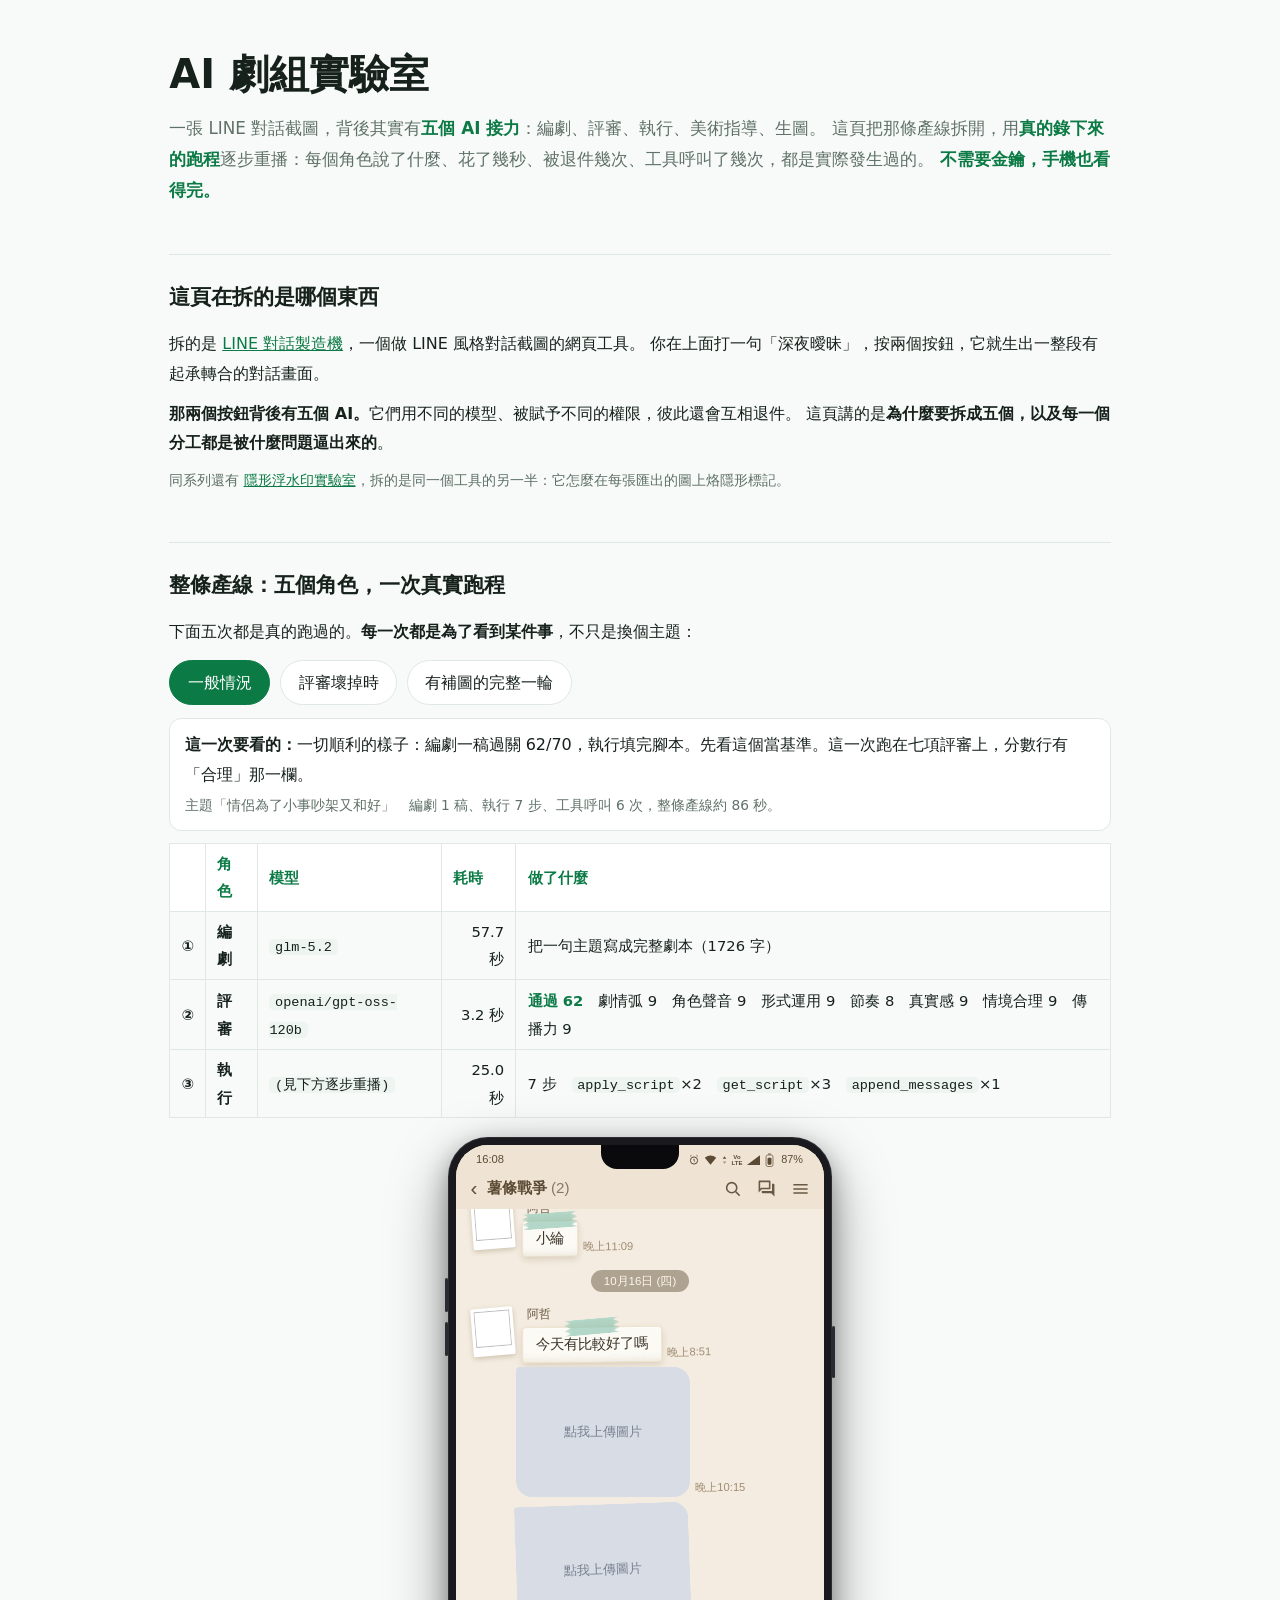
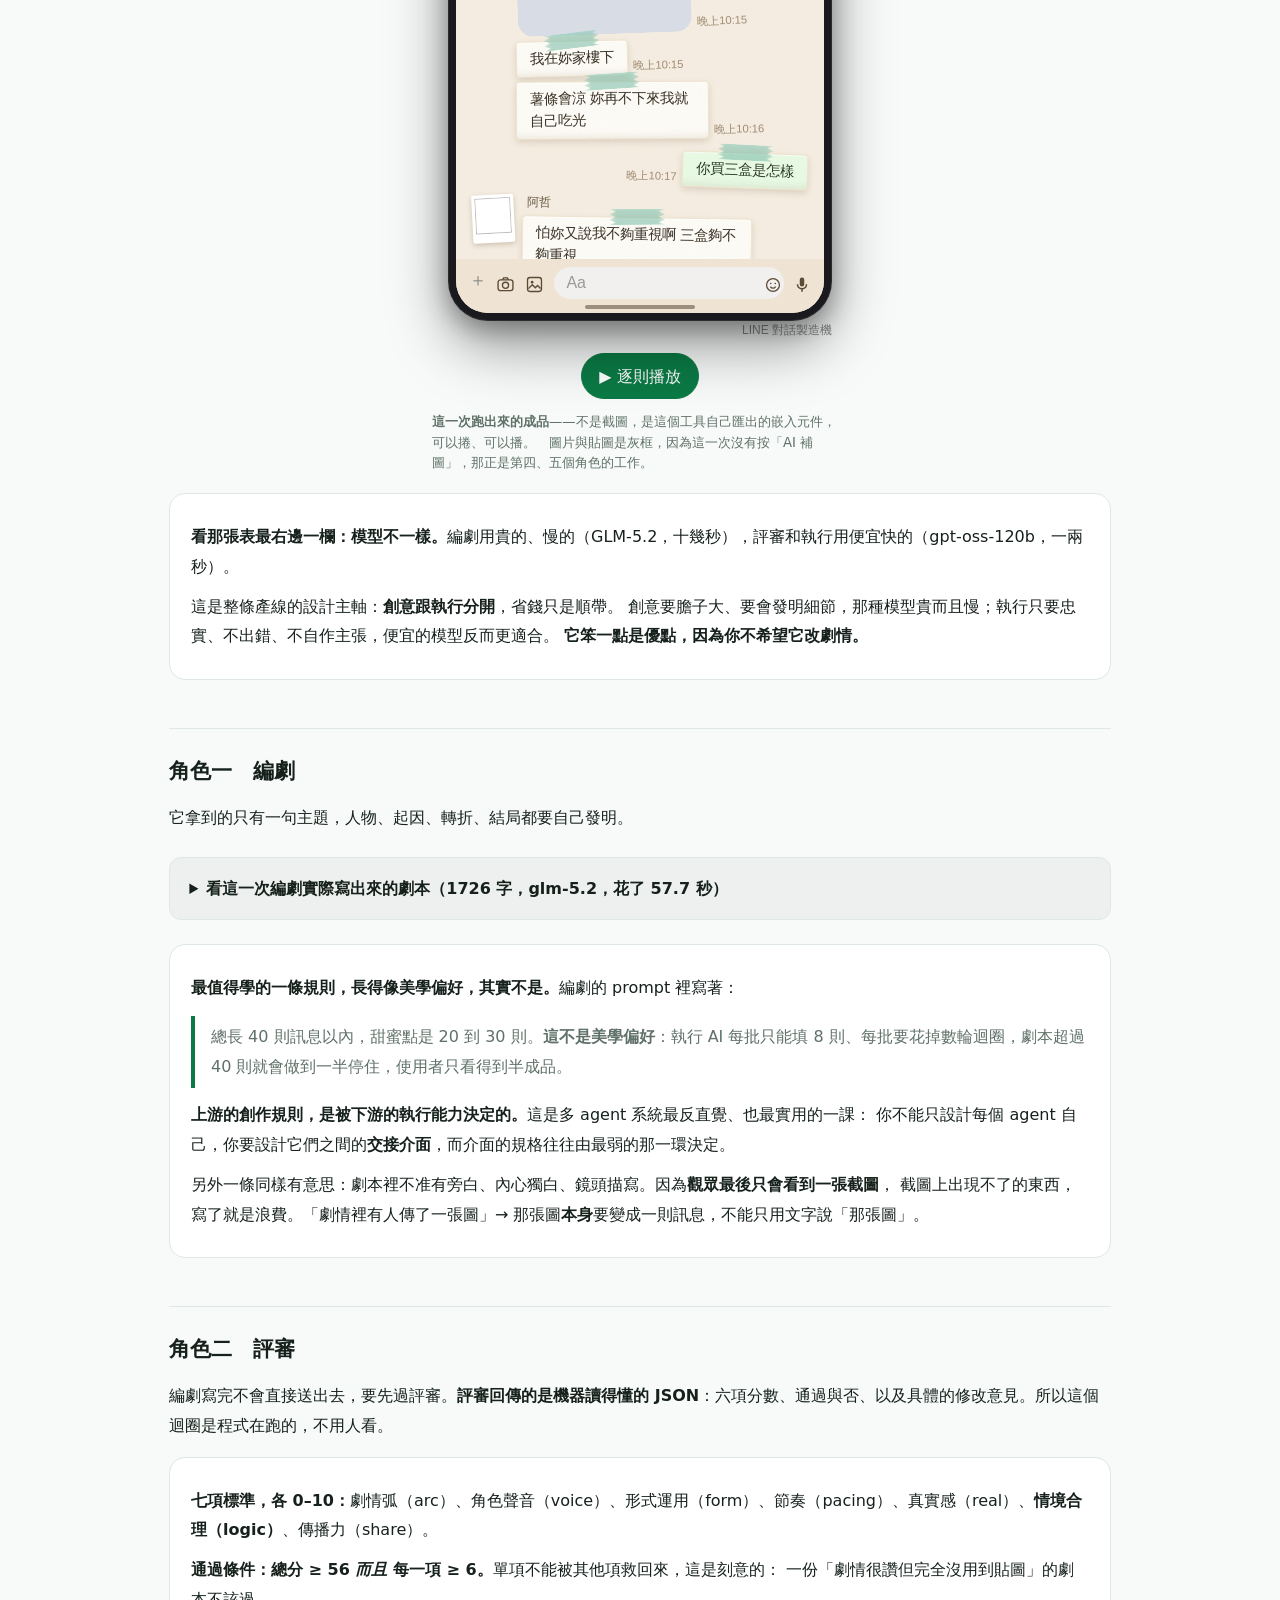
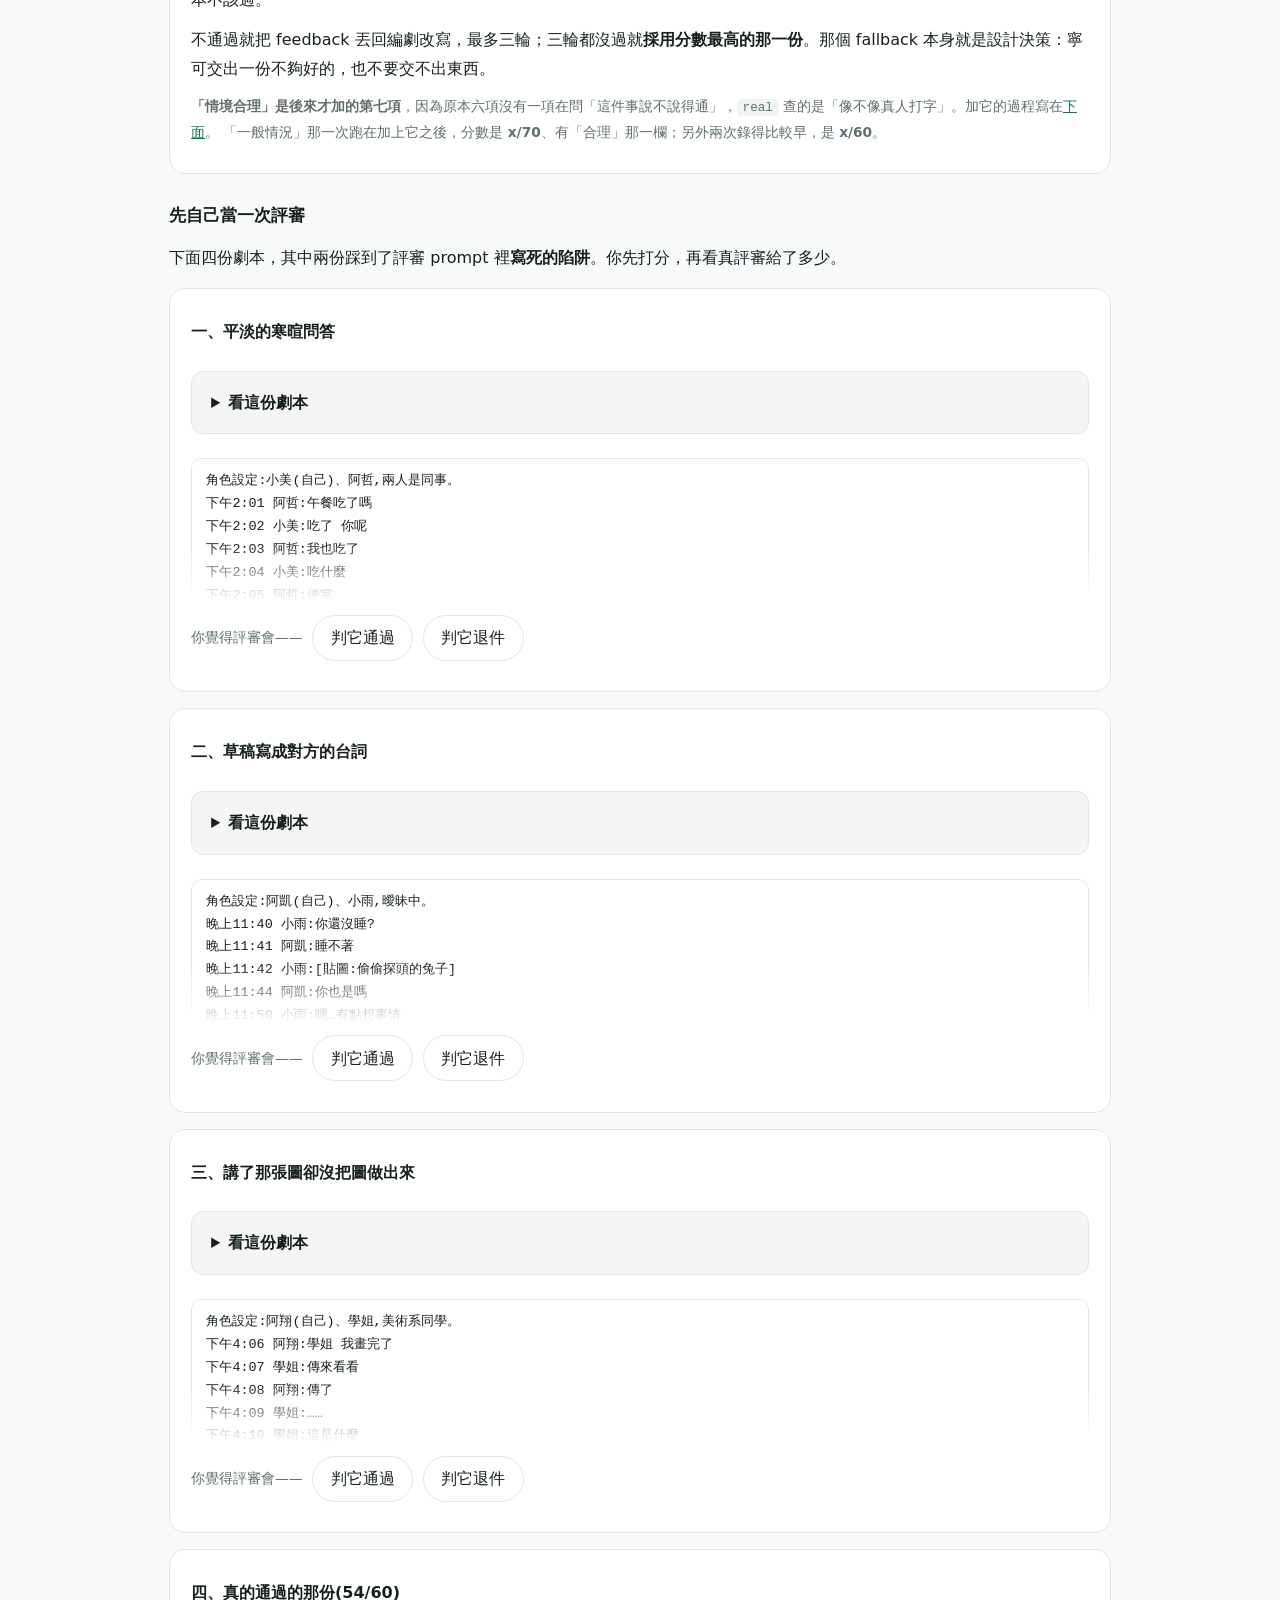
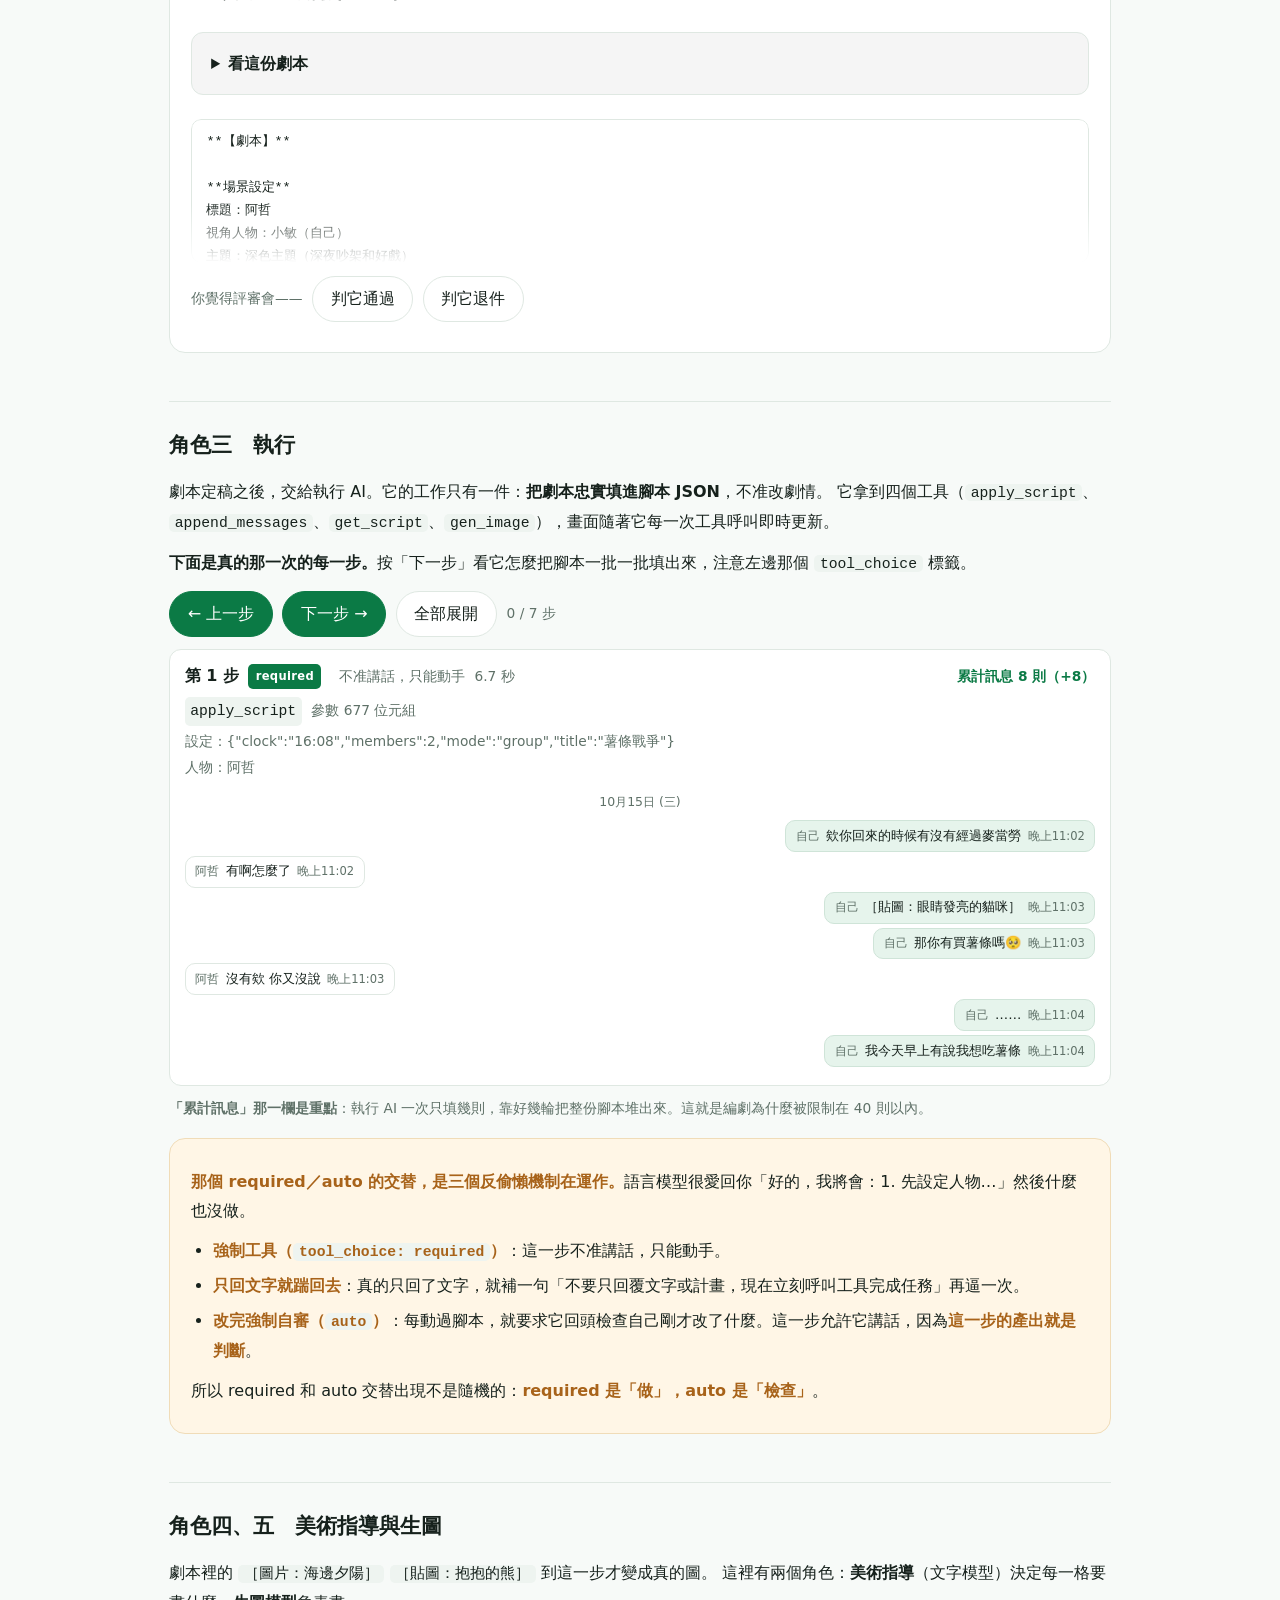
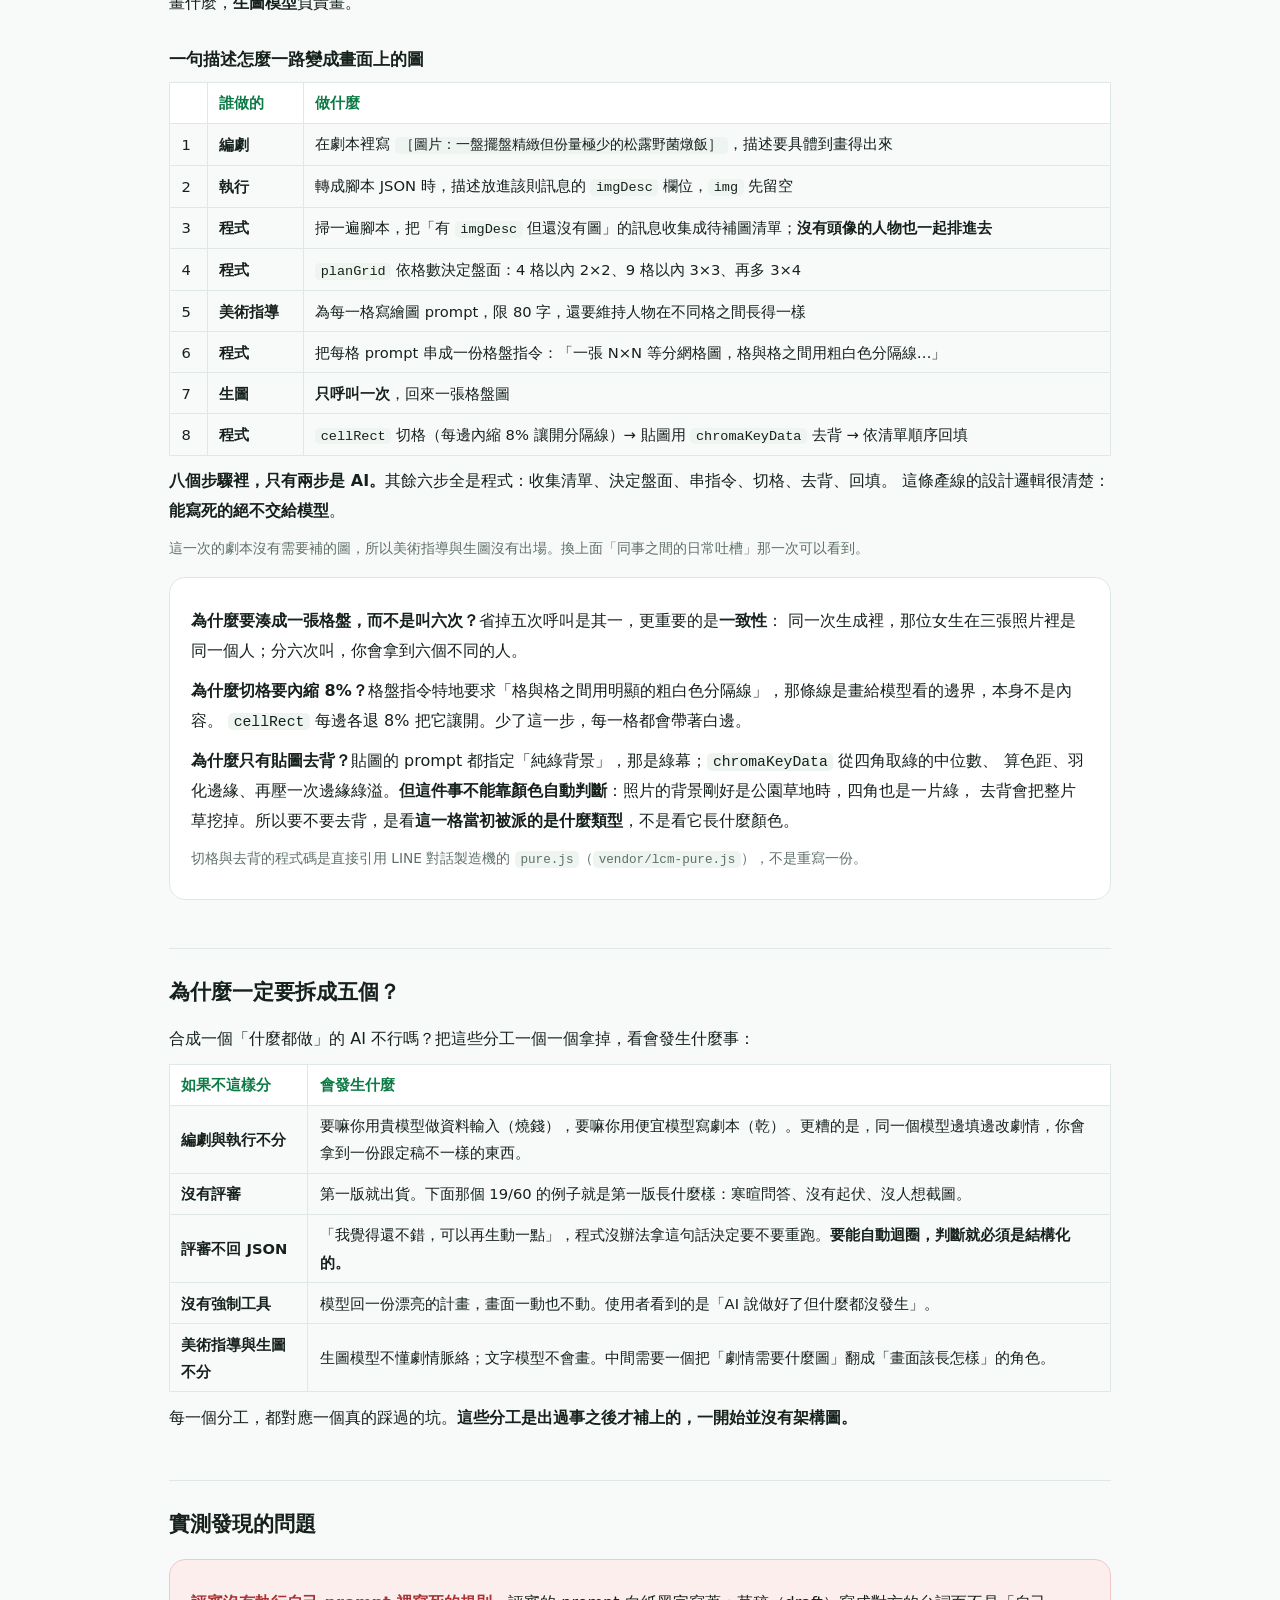
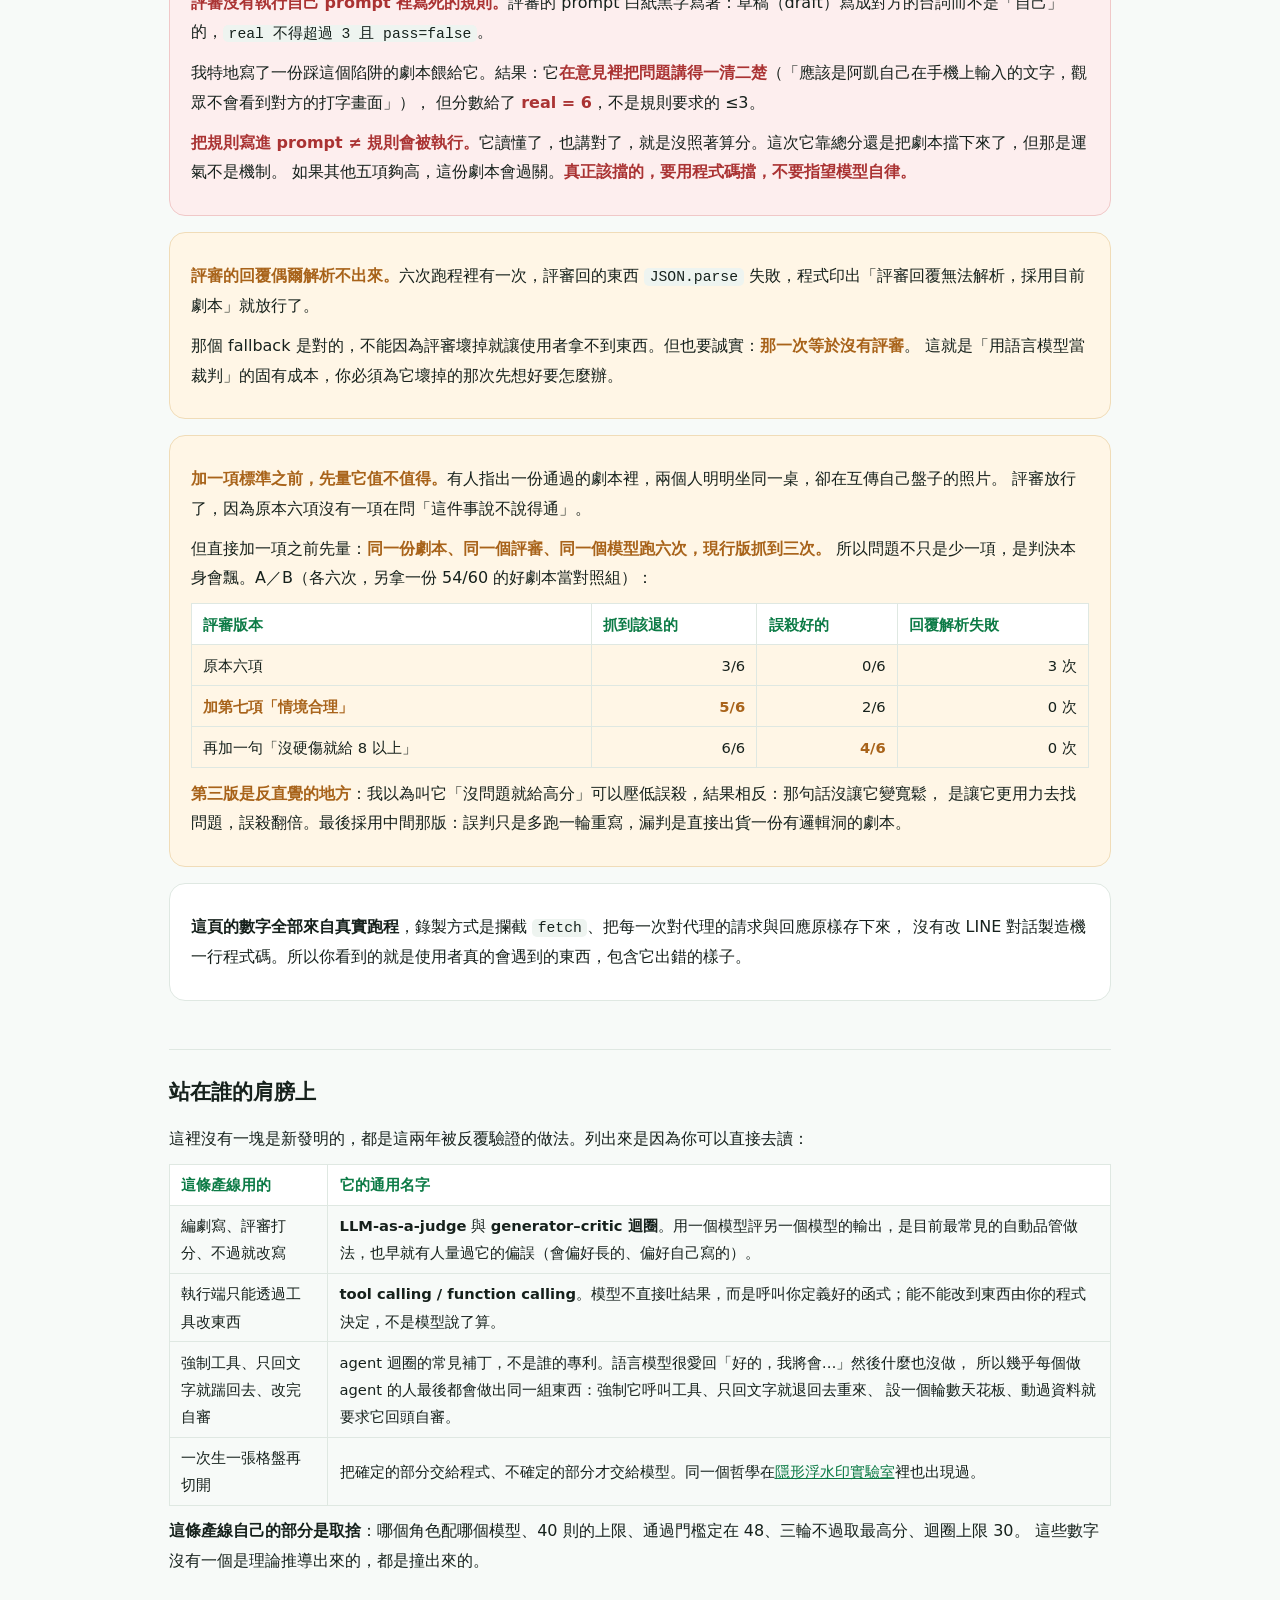
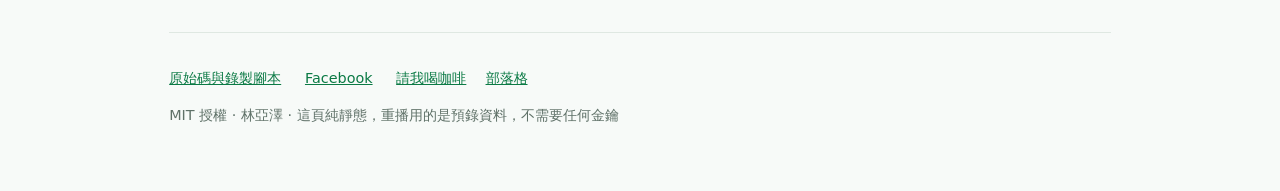
<file: index.html>
<!doctype html>
<html lang="zh-Hant">
<head>
<meta charset="utf-8">
<meta name="viewport" content="width=device-width,initial-scale=1">
<title>AI 劇組實驗室｜一個劇本是怎麼被五個 AI 接力做出來的</title>
<meta name="description" content="拆開 LINE 對話製造機的 AI 產線：編劇、評審、執行、美術指導、生圖五個角色怎麼分工。用真實錄下來的跑程逐步重播，可以自己當評審打分、可以看執行 agent 一步一步把腳本填出來。">
<meta property="og:title" content="AI 劇組實驗室">
<meta property="og:description" content="編劇、評審、執行、美術指導、生圖——五個 AI 怎麼接力做出一張 LINE 對話截圖。真實跑程重播，零金鑰。">
<meta name="theme-color" content="#0b7a45">
<style>
  :root{
    --ink:#16211c; --muted:#5f7168; --line:#dfe8e2; --bg:#f7faf8; --card:#fff;
    --accent:#0b7a45; --accent-soft:#e6f4ec; --warn:#a8631a; --warn-bg:#fff6e6; --bad:#a33; --bad-bg:#fdeeee;
    --sans:"Noto Sans TC","PingFang TC","Microsoft JhengHei",system-ui,sans-serif;
    --mono:ui-monospace,SFMono-Regular,Menlo,monospace;
  }
  *{box-sizing:border-box;margin:0;padding:0;}
  body{font-family:var(--sans);background:var(--bg);color:var(--ink);line-height:1.85;}
  .wrap{max-width:980px;margin:0 auto;padding:3rem 1.2rem 4rem;}
  h1{font-size:clamp(1.7rem,4.2vw,2.5rem);line-height:1.3;}
  h2{font-size:1.32rem;margin:3rem 0 .8rem;padding-top:1.4rem;border-top:1px solid var(--line);}
  h3{font-size:1.04rem;margin:1.7rem 0 .4rem;}
  p{margin:.65rem 0;} ul,ol{margin:.65rem 0 .65rem 1.4rem;} li{margin:.3rem 0;}
  a{color:var(--accent);} strong{color:var(--accent);}
  .lede{color:var(--muted);font-size:1.05rem;margin-top:.8rem;}
  .step{display:inline-block;min-width:1.9rem;height:1.9rem;line-height:1.9rem;text-align:center;
    background:var(--accent);color:#fff;border-radius:50%;font-size:.95rem;margin-right:.5rem;}
  .card{background:var(--card);border:1px solid var(--line);border-radius:16px;padding:1.1rem 1.3rem;margin:1rem 0;}
  .warn{background:var(--warn-bg);border-color:#f0dcb8;} .warn b{color:var(--warn);}
  .danger{background:var(--bad-bg);border-color:#f0c8c8;} .danger b{color:var(--bad);}
  table{border-collapse:collapse;width:100%;font-size:.92rem;margin:.9rem 0;}
  th,td{border:1px solid var(--line);padding:.4rem .7rem;text-align:left;}
  th{background:var(--card);color:var(--accent);}
  td.num{text-align:right;font-variant-numeric:tabular-nums;}
td.num.bad{color:#c0392b;}
  code{background:#eef4f0;border-radius:5px;padding:.05rem .35rem;font-size:.92em;font-family:var(--mono);}
  button{font:inherit;border:1px solid var(--line);background:var(--card);border-radius:999px;
    padding:.45rem 1.1rem;cursor:pointer;color:var(--ink);}
  button:hover:not(:disabled){border-color:var(--accent);color:var(--accent);}
  button.primary{background:var(--accent);color:#fff;border-color:var(--accent);}
  button.primary:hover:not(:disabled){background:#096539;color:#fff;}
  button:disabled{opacity:.45;cursor:not-allowed;}
  .row{display:flex;gap:.6rem;flex-wrap:wrap;align-items:center;margin:.8rem 0;}
  .drop{border:2px dashed var(--line);border-radius:16px;padding:1.3rem;text-align:center;color:var(--muted);
    cursor:pointer;background:var(--card);}
  .drop:hover,.drop.over{border-color:var(--accent);color:var(--accent);}
  .drop.ready{border-style:solid;border-color:var(--accent);background:var(--accent-soft);color:var(--accent);}
  /* 選好圖要看得到自己選了什麼,不然按下去沒回饋、不知道下一步 */
  .picked{display:flex;gap:.9rem;align-items:center;background:var(--card);border:1px solid var(--line);
    border-radius:14px;padding:.7rem .9rem;margin:.7rem 0;}
  .picked canvas{width:96px;height:auto;border-radius:8px;border:1px solid var(--line);display:block;}
  .picked b{display:block;color:var(--accent);}
  .nextcue{animation:cue 1.4s ease-in-out 3;}
  @keyframes cue{0%,100%{box-shadow:0 0 0 0 rgba(11,122,69,0)}50%{box-shadow:0 0 0 6px rgba(11,122,69,.18)}}
  .grid{display:grid;gap:1rem;grid-template-columns:repeat(auto-fit,minmax(190px,1fr));margin:1rem 0;}
  .two{display:grid;gap:1rem;grid-template-columns:repeat(auto-fit,minmax(260px,1fr));margin:1rem 0;}
  figure{margin:0;} figure canvas,figure img{width:100%;display:block;border:1px solid var(--line);border-radius:10px;background:#fff;}
  figure.px canvas{image-rendering:pixelated;}
  figcaption{font-size:.83rem;color:var(--muted);margin-top:.35rem;line-height:1.55;}
  /* 判定要一眼看得出來。原本用淡底色 + 深字,在白卡片上幾乎沒有存在感,
     使用者按完不確定發生了什麼。改成實心底 + 白字,兩欄並排時對比更明顯。 */
  .verdict{font-size:1.2rem;font-weight:800;padding:.85rem 1.1rem;border-radius:12px;margin:.7rem 0;
    letter-spacing:.02em;}
  .yes{background:var(--accent);color:#fff;} .no{background:var(--bad);color:#fff;}
  .nums b.fail{color:var(--bad);} .nums b.pass{color:var(--accent);}
  .nums span em{font-style:normal;font-weight:700;}
  .nums{display:flex;gap:2rem;flex-wrap:wrap;margin:.6rem 0;}
  .nums div{min-width:110px;} .nums b{display:block;font-size:1.9rem;line-height:1.15;font-variant-numeric:tabular-nums;}
  .nums span{font-size:.83rem;color:var(--muted);}
  .hint{font-size:.86rem;color:var(--muted);}
  .cmp{position:relative;border:1px solid var(--line);border-radius:12px;overflow:hidden;background:#fff;}
  .cmp canvas{display:block;width:100%;}
  /* 上層用 clip-path 裁,不要用改寬度的方式 —— 改寬度會讓兩張的縮放比例不同,
     拉到兩端就看得出位移。clip-path 不動版面,兩張永遠疊在同一個位置。 */
  .cmp .top{position:absolute;inset:0;}
  .cmp .top canvas{position:absolute;top:0;left:0;width:100%;}
  input[type=range]{width:100%;}
  .secret{font-family:var(--mono);font-size:1.15rem;font-weight:700;letter-spacing:.04em;
    background:#eef4f0;border-radius:10px;padding:.5rem .8rem;display:inline-block;word-break:break-all;}
  .ok{color:var(--accent);font-weight:700;} .dead{color:var(--bad);font-weight:700;}
  .surprise{background:var(--warn-bg);}
  .thumb{width:150px;display:block;border-radius:6px;border:1px solid var(--line);}
  footer{margin-top:3.5rem;border-top:1px solid var(--line);padding-top:1.4rem;font-size:.9rem;color:var(--muted);}
  footer a{margin-right:1.2rem;display:inline-block;}
  footer .promo{margin-bottom:.4rem;}
.v1box{border:1px solid var(--line);border-radius:12px;padding:1rem 1.2rem;margin:1.5rem 0;background:#0000000a}
.v1box>summary{cursor:pointer;font-weight:700}
.v1box[open]>summary{margin-bottom:.8rem}
ol.toc{margin:.6rem 0 0 1.2rem;padding:0;} ol.toc li{margin:.3rem 0;}
.math{border-left:4px solid var(--accent);padding:.2rem 0 .2rem 1.1rem;margin:1.2rem 0;}
.math h3{margin:1.3rem 0 .5rem;font-size:1.02rem;}
.math h3:first-child{margin-top:.3rem;}
.eq{font-family:var(--mono);background:#eef4f0;border-radius:8px;padding:.6rem .9rem;
  display:inline-block;font-weight:700;margin:.5rem 0;}
table.calc{width:auto;margin:.6rem 0;}
table.calc th{text-align:right;font-weight:600;white-space:nowrap;}
table.calc td{text-align:center;font-family:var(--mono);min-width:3.2rem;}
table.calc td.sum{text-align:left;font-family:inherit;white-space:nowrap;padding-left:1rem;}
table.calc tr.res td{background:#eef4f0;}
.tg{font-size:.72rem;font-weight:700;padding:.1rem .45rem;border-radius:5px;margin-right:.5rem;
  letter-spacing:.03em;vertical-align:.08em;}
.tg.do{background:var(--accent);color:#fff;} .tg.lab{background:#e4ebe7;color:#4a6357;}
.tscroll{overflow-x:auto;-webkit-overflow-scrolling:touch;max-width:100%;}
.tscroll table{margin:0;}
@media (max-width:700px){
  .wrap{padding-left:14px;padding-right:14px;}
  table.calc td{min-width:2.6rem;}
  .nums{gap:1.2rem;} .nums b{font-size:1.6rem;}
  .secret{font-size:.95rem;}
  h1{font-size:1.6rem;} h2{font-size:1.2rem;}
}
/* ── 這頁自己的樣式 ── */
.quote{border-left:4px solid var(--accent);margin:.8rem 0;padding:.4rem 0 .4rem 1rem;color:var(--muted);}
pre.script{white-space:pre-wrap;word-break:break-word;background:var(--card);border:1px solid var(--line);
  border-radius:10px;padding:.7rem .9rem;font-size:.84rem;line-height:1.7;max-height:34rem;overflow:auto;margin:.6rem 0;
  font-family:var(--mono);}
pre.script.peek{max-height:9rem;overflow:hidden;position:relative;
  -webkit-mask-image:linear-gradient(#000 60%,transparent);mask-image:linear-gradient(#000 60%,transparent);}
.bars{margin:.7rem 0;}
.bar{display:flex;align-items:center;gap:.6rem;margin:.25rem 0;font-size:.85rem;}
.bar span{width:5.2rem;color:var(--muted);flex:none;}
.bar i{height:.7rem;border-radius:99px;display:block;min-width:2px;}
.bar b{font-variant-numeric:tabular-nums;}
.agstep{border:1px solid var(--line);border-radius:12px;padding:.7rem .9rem;margin:.6rem 0;background:var(--card);}
.agstep.now{border-color:var(--accent);box-shadow:0 0 0 3px var(--accent-soft);}
.aghead{display:flex;gap:.6rem;align-items:center;flex-wrap:wrap;margin-bottom:.4rem;}
.aghead .acc{margin-left:auto;color:var(--accent);font-weight:700;}
.callname{margin:.4rem 0 .2rem;display:flex;gap:.6rem;align-items:baseline;flex-wrap:wrap;}
.msgs{display:flex;flex-direction:column;gap:.25rem;margin:.4rem 0;}
.m{font-size:.82rem;padding:.3rem .6rem;border-radius:10px;max-width:88%;line-height:1.55;}
.m.l{background:#fff;border:1px solid var(--line);align-self:flex-start;}
.m.r{background:var(--accent-soft);border:1px solid #cfe4d8;align-self:flex-end;}
.m.date{align-self:center;background:transparent;color:var(--muted);font-size:.78rem;}
.m .who{color:var(--muted);font-size:.74rem;margin-right:.4rem;}
.m .t{color:var(--muted);font-size:.72rem;margin-left:.4rem;}
figure.shot{max-width:26rem;margin:1.2rem auto;}
.embedbox .lcm-embed{margin:0 auto!important;}
figure.cell canvas{background:repeating-conic-gradient(#eee 0 25%,#fff 0 50%) 0 0/16px 16px;}
#runNote{background:var(--card);border:1px solid var(--line);border-radius:12px;padding:.7rem .9rem;margin:.7rem 0;}
</style>
</head>
<body>
<div class="wrap">

<header>
  <h1>AI 劇組實驗室</h1>
  <p class="lede">一張 LINE 對話截圖，背後其實有<strong>五個 AI 接力</strong>：編劇、評審、執行、美術指導、生圖。
  這頁把那條產線拆開，用<strong>真的錄下來的跑程</strong>逐步重播：每個角色說了什麼、花了幾秒、被退件幾次、工具呼叫了幾次，都是實際發生過的。
  <strong>不需要金鑰，手機也看得完。</strong></p>
</header>

<h2 id="rel">這頁在拆的是哪個東西</h2>
<p>拆的是 <a href="https://yazelin.github.io/line-chat-maker/">LINE 對話製造機</a>，一個做 LINE 風格對話截圖的網頁工具。
你在上面打一句「深夜曖昧」，按兩個按鈕，它就生出一整段有起承轉合的對話畫面。</p>
<p><b>那兩個按鈕背後有五個 AI。</b>它們用不同的模型、被賦予不同的權限，彼此還會互相退件。
這頁講的是<b>為什麼要拆成五個，以及每一個分工都是被什麼問題逼出來的</b>。</p>
<p class="hint">同系列還有 <a href="https://yazelin.github.io/invisible-watermark-lab/">隱形浮水印實驗室</a>，拆的是同一個工具的另一半：它怎麼在每張匯出的圖上烙隱形標記。</p>

<h2 id="line">整條產線：五個角色，一次真實跑程</h2>
<p>下面五次都是真的跑過的。<b>每一次都是為了看到某件事</b>，不只是換個主題：</p>
<div class="row" id="pickRun"></div>
<p id="runNote"></p>
<div id="timeline"></div>

<div class="card">
  <p><b>看那張表最右邊一欄：模型不一樣。</b>編劇用貴的、慢的（GLM-5.2，十幾秒），評審和執行用便宜快的（gpt-oss-120b，一兩秒）。</p>
  <p>這是整條產線的設計主軸：<b>創意跟執行分開</b>，省錢只是順帶。
  創意要膽子大、要會發明細節，那種模型貴而且慢；執行只要忠實、不出錯、不自作主張，便宜的模型反而更適合。
  <b>它笨一點是優點，因為你不希望它改劇情。</b></p>
</div>

<h2 id="writer">角色一　編劇</h2>
<p>它拿到的只有一句主題，人物、起因、轉折、結局都要自己發明。</p>
<div id="writerBox"></div>
<div class="card">
  <p><b>最值得學的一條規則，長得像美學偏好，其實不是。</b>編劇的 prompt 裡寫著：</p>
  <blockquote class="quote">總長 40 則訊息以內，甜蜜點是 20 到 30 則。<b>這不是美學偏好</b>：執行 AI 每批只能填 8 則、每批要花掉數輪迴圈，劇本超過 40 則就會做到一半停住，使用者只看得到半成品。</blockquote>
  <p><b>上游的創作規則，是被下游的執行能力決定的。</b>這是多 agent 系統最反直覺、也最實用的一課：
  你不能只設計每個 agent 自己，你要設計它們之間的<b>交接介面</b>，而介面的規格往往由最弱的那一環決定。</p>
  <p>另外一條同樣有意思：劇本裡不准有旁白、內心獨白、鏡頭描寫。因為<b>觀眾最後只會看到一張截圖</b>，
  截圖上出現不了的東西，寫了就是浪費。「劇情裡有人傳了一張圖」→ 那張圖<b>本身</b>要變成一則訊息，不能只用文字說「那張圖」。</p>
</div>

<h2 id="critic">角色二　評審</h2>
<p>編劇寫完不會直接送出去，要先過評審。<b>評審回傳的是機器讀得懂的 JSON</b>：六項分數、通過與否、以及具體的修改意見。所以這個迴圈是程式在跑的，不用人看。</p>
<div class="card">
  <p><b>七項標準，各 0–10：</b>劇情弧（arc）、角色聲音（voice）、形式運用（form）、節奏（pacing）、真實感（real）、<b>情境合理（logic）</b>、傳播力（share）。</p>
  <p><b>通過條件：總分 ≥ 56 <em>而且</em> 每一項 ≥ 6。</b>單項不能被其他項救回來，這是刻意的：
  一份「劇情很讚但完全沒用到貼圖」的劇本不該過。</p>
  <p>不通過就把 feedback 丟回編劇改寫，最多三輪；三輪都沒過就<b>採用分數最高的那一份</b>。那個 fallback 本身就是設計決策：寧可交出一份不夠好的，也不要交不出東西。</p>
  <p class="hint"><b>「情境合理」是後來才加的第七項</b>，因為原本六項沒有一項在問「這件事說不說得通」，<code>real</code> 查的是「像不像真人打字」。加它的過程寫在<a href="#found">下面</a>。
  「一般情況」那一次跑在加上它之後，分數是 <b>x/70</b>、有「合理」那一欄；另外兩次錄得比較早，是 <b>x/60</b>。</p>
</div>

<h3>先自己當一次評審</h3>
<p>下面四份劇本，其中兩份踩到了評審 prompt 裡<b>寫死的陷阱</b>。你先打分，再看真評審給了多少。</p>
<div id="criticGame"></div>

<h2 id="agent">角色三　執行</h2>
<p>劇本定稿之後，交給執行 AI。它的工作只有一件：<b>把劇本忠實填進腳本 JSON</b>，不准改劇情。
它拿到四個工具（<code>apply_script</code>、<code>append_messages</code>、<code>get_script</code>、<code>gen_image</code>），畫面隨著它每一次工具呼叫即時更新。</p>
<p><b>下面是真的那一次的每一步。</b>按「下一步」看它怎麼把腳本一批一批填出來，注意左邊那個 <code>tool_choice</code> 標籤。</p>
<div id="agentBox"></div>

<div class="card warn">
  <p><b>那個 required／auto 的交替，是三個反偷懶機制在運作。</b>語言模型很愛回你「好的，我將會：1. 先設定人物…」然後什麼也沒做。</p>
  <ul>
    <li><b>強制工具（<code>tool_choice: required</code>）</b>：這一步不准講話，只能動手。</li>
    <li><b>只回文字就踹回去</b>：真的只回了文字，就補一句「不要只回覆文字或計畫，現在立刻呼叫工具完成任務」再逼一次。</li>
    <li><b>改完強制自審（<code>auto</code>）</b>：每動過腳本，就要求它回頭檢查自己剛才改了什麼。這一步允許它講話，因為<b>這一步的產出就是判斷</b>。</li>
  </ul>
  <p>所以 required 和 auto 交替出現不是隨機的：<b>required 是「做」，auto 是「檢查」</b>。</p>
</div>

<h2 id="art">角色四、五　美術指導與生圖</h2>
<p>劇本裡的 <code>［圖片：海邊夕陽］</code> <code>［貼圖：抱抱的熊］</code> 到這一步才變成真的圖。
這裡有兩個角色：<b>美術指導</b>（文字模型）決定每一格要畫什麼，<b>生圖模型</b>負責畫。</p>

<h3>一句描述怎麼一路變成畫面上的圖</h3>
<div class="tscroll"><table>
  <tr><th></th><th>誰做的</th><th>做什麼</th></tr>
  <tr><td>1</td><td><b>編劇</b></td><td>在劇本裡寫 <code>［圖片：一盤擺盤精緻但份量極少的松露野菌燉飯］</code>，描述要具體到畫得出來</td></tr>
  <tr><td>2</td><td><b>執行</b></td><td>轉成腳本 JSON 時，描述放進該則訊息的 <code>imgDesc</code> 欄位，<code>img</code> 先留空</td></tr>
  <tr><td>3</td><td><b>程式</b></td><td>掃一遍腳本，把「有 <code>imgDesc</code> 但還沒有圖」的訊息收集成待補圖清單；<b>沒有頭像的人物也一起排進去</b></td></tr>
  <tr><td>4</td><td><b>程式</b></td><td><code>planGrid</code> 依格數決定盤面：4 格以內 2×2、9 格以內 3×3、再多 3×4</td></tr>
  <tr><td>5</td><td><b>美術指導</b></td><td>為每一格寫繪圖 prompt，限 80 字，還要維持人物在不同格之間長得一樣</td></tr>
  <tr><td>6</td><td><b>程式</b></td><td>把每格 prompt 串成一份格盤指令：「一張 N×N 等分網格圖，格與格之間用粗白色分隔線…」</td></tr>
  <tr><td>7</td><td><b>生圖</b></td><td><b>只呼叫一次</b>，回來一張格盤圖</td></tr>
  <tr><td>8</td><td><b>程式</b></td><td><code>cellRect</code> 切格（每邊內縮 8% 讓開分隔線）→ 貼圖用 <code>chromaKeyData</code> 去背 → 依清單順序回填</td></tr>
</table></div>
<p><b>八個步驟裡，只有兩步是 AI。</b>其餘六步全是程式：收集清單、決定盤面、串指令、切格、去背、回填。
這條產線的設計邏輯很清楚：<b>能寫死的絕不交給模型</b>。</p>

<div id="artBox"></div>

<div class="card">
  <p><b>為什麼要湊成一張格盤，而不是叫六次？</b>省掉五次呼叫是其一，更重要的是<b>一致性</b>：
  同一次生成裡，那位女生在三張照片裡是同一個人；分六次叫，你會拿到六個不同的人。</p>
  <p><b>為什麼切格要內縮 8%？</b>格盤指令特地要求「格與格之間用明顯的粗白色分隔線」，那條線是畫給模型看的邊界，本身不是內容。
  <code>cellRect</code> 每邊各退 8% 把它讓開。少了這一步，每一格都會帶著白邊。</p>
  <p><b>為什麼只有貼圖去背？</b>貼圖的 prompt 都指定「純綠背景」，那是綠幕；<code>chromaKeyData</code> 從四角取綠的中位數、
  算色距、羽化邊緣、再壓一次邊緣綠溢。<b>但這件事不能靠顏色自動判斷</b>：照片的背景剛好是公園草地時，四角也是一片綠，
  去背會把整片草挖掉。所以要不要去背，是看<b>這一格當初被派的是什麼類型</b>，不是看它長什麼顏色。</p>
  <p class="hint">切格與去背的程式碼是直接引用 LINE 對話製造機的 <code>pure.js</code>（<code>vendor/lcm-pure.js</code>），不是重寫一份。</p>
</div>

<h2 id="why">為什麼一定要拆成五個？</h2>
<p>合成一個「什麼都做」的 AI 不行嗎？把這些分工一個一個拿掉，看會發生什麼事：</p>
<div class="tscroll"><table>
  <tr><th>如果不這樣分</th><th>會發生什麼</th></tr>
  <tr><td><b>編劇與執行不分</b></td><td>要嘛你用貴模型做資料輸入（燒錢），要嘛你用便宜模型寫劇本（乾）。更糟的是，同一個模型邊填邊改劇情，你會拿到一份跟定稿不一樣的東西。</td></tr>
  <tr><td><b>沒有評審</b></td><td>第一版就出貨。下面那個 19/60 的例子就是第一版長什麼樣：寒暄問答、沒有起伏、沒人想截圖。</td></tr>
  <tr><td><b>評審不回 JSON</b></td><td>「我覺得還不錯，可以再生動一點」，程式沒辦法拿這句話決定要不要重跑。<b>要能自動迴圈，判斷就必須是結構化的。</b></td></tr>
  <tr><td><b>沒有強制工具</b></td><td>模型回一份漂亮的計畫，畫面一動也不動。使用者看到的是「AI 說做好了但什麼都沒發生」。</td></tr>
  <tr><td><b>美術指導與生圖不分</b></td><td>生圖模型不懂劇情脈絡；文字模型不會畫。中間需要一個把「劇情需要什麼圖」翻成「畫面該長怎樣」的角色。</td></tr>
</table></div>
<p>每一個分工，都對應一個真的踩過的坑。<b>這些分工是出過事之後才補上的，一開始並沒有架構圖。</b></p>

<h2 id="found">實測發現的問題</h2>
<div class="card danger">
  <p><b>評審沒有執行自己 prompt 裡寫死的規則。</b>評審的 prompt 白紙黑字寫著：草稿（draft）寫成對方的台詞而不是「自己」的，<code>real 不得超過 3 且 pass=false</code>。</p>
  <p>我特地寫了一份踩這個陷阱的劇本餵給它。結果：它<b>在意見裡把問題講得一清二楚</b>（「應該是阿凱自己在手機上輸入的文字，觀眾不會看到對方的打字畫面」），
  但分數給了 <b>real = 6</b>，不是規則要求的 ≤3。</p>
  <p><b>把規則寫進 prompt ≠ 規則會被執行。</b>它讀懂了，也講對了，就是沒照著算分。這次它靠總分還是把劇本擋下來了，但那是運氣不是機制。
  如果其他五項夠高，這份劇本會過關。<b>真正該擋的，要用程式碼擋，不要指望模型自律。</b></p>
</div>
<div class="card warn">
  <p><b>評審的回覆偶爾解析不出來。</b>六次跑程裡有一次，評審回的東西 <code>JSON.parse</code> 失敗，程式印出「評審回覆無法解析，採用目前劇本」就放行了。</p>
  <p>那個 fallback 是對的，不能因為評審壞掉就讓使用者拿不到東西。但也要誠實：<b>那一次等於沒有評審</b>。
  這就是「用語言模型當裁判」的固有成本，你必須為它壞掉的那次先想好要怎麼辦。</p>
</div>
<div class="card warn">
  <p><b>加一項標準之前，先量它值不值得。</b>有人指出一份通過的劇本裡，兩個人明明坐同一桌，卻在互傳自己盤子的照片。
  評審放行了，因為原本六項沒有一項在問「這件事說不說得通」。</p>
  <p>但直接加一項之前先量：<b>同一份劇本、同一個評審、同一個模型跑六次，現行版抓到三次。</b>
  所以問題不只是少一項，是判決本身會飄。A／B（各六次，另拿一份 54/60 的好劇本當對照組）：</p>
  <div class="tscroll"><table>
    <tr><th>評審版本</th><th class="num">抓到該退的</th><th class="num">誤殺好的</th><th class="num">回覆解析失敗</th></tr>
    <tr><td>原本六項</td><td class="num">3/6</td><td class="num">0/6</td><td class="num">3 次</td></tr>
    <tr><td><b>加第七項「情境合理」</b></td><td class="num"><b>5/6</b></td><td class="num">2/6</td><td class="num">0 次</td></tr>
    <tr><td>再加一句「沒硬傷就給 8 以上」</td><td class="num">6/6</td><td class="num" style="color:var(--bad)"><b>4/6</b></td><td class="num">0 次</td></tr>
  </table></div>
  <p><b>第三版是反直覺的地方</b>：我以為叫它「沒問題就給高分」可以壓低誤殺，結果相反：那句話沒讓它變寬鬆，
  是讓它更用力去找問題，誤殺翻倍。最後採用中間那版：誤判只是多跑一輪重寫，漏判是直接出貨一份有邏輯洞的劇本。</p>
</div>
<div class="card">
  <p><b>這頁的數字全部來自真實跑程</b>，錄製方式是攔截 <code>fetch</code>、把每一次對代理的請求與回應原樣存下來，
  沒有改 LINE 對話製造機一行程式碼。所以你看到的就是使用者真的會遇到的東西，包含它出錯的樣子。</p>
</div>

<h2 id="shoulders">站在誰的肩膀上</h2>
<p>這裡沒有一塊是新發明的，都是這兩年被反覆驗證的做法。列出來是因為你可以直接去讀：</p>
<div class="tscroll"><table>
  <tr><th>這條產線用的</th><th>它的通用名字</th></tr>
  <tr><td>編劇寫、評審打分、不過就改寫</td>
      <td><b>LLM-as-a-judge</b> 與 <b>generator–critic 迴圈</b>。用一個模型評另一個模型的輸出，是目前最常見的自動品管做法，也早就有人量過它的偏誤（會偏好長的、偏好自己寫的）。</td></tr>
  <tr><td>執行端只能透過工具改東西</td>
      <td><b>tool calling / function calling</b>。模型不直接吐結果，而是呼叫你定義好的函式；能不能改到東西由你的程式決定，不是模型說了算。</td></tr>
  <tr><td>強制工具、只回文字就踹回去、改完自審</td>
      <td>agent 迴圈的常見補丁，不是誰的專利。語言模型很愛回「好的，我將會…」然後什麼也沒做，
      所以幾乎每個做 agent 的人最後都會做出同一組東西：強制它呼叫工具、只回文字就退回去重來、
      設一個輪數天花板、動過資料就要求它回頭自審。</td></tr>
  <tr><td>一次生一張格盤再切開</td>
      <td>把確定的部分交給程式、不確定的部分才交給模型。同一個哲學在<a href="https://yazelin.github.io/invisible-watermark-lab/">隱形浮水印實驗室</a>裡也出現過。</td></tr>
</table></div>
<p><b>這條產線自己的部分是取捨</b>：哪個角色配哪個模型、40 則的上限、通過門檻定在 48、三輪不過取最高分、迴圈上限 30。
這些數字沒有一個是理論推導出來的，都是撞出來的。</p>

<footer>
  <p class="promo"><a href="https://github.com/yazelin/ai-crew-lab">原始碼與錄製腳本</a>
     <a href="https://www.facebook.com/yaze.lin.gm">Facebook</a>
     <a href="https://buymeacoffee.com/yazelin">請我喝咖啡</a></p>
  <p>MIT 授權 · 林亞澤 · 這頁純靜態，重播用的是預錄資料，不需要任何金鑰</p>
</footer>
</div>
<script src="vendor/lcm-pure.js"></script>
<script src="app.js"></script>
<!-- yz-promo-footer v11 | 三件套+BMC 注意力效果 | https://github.com/yazelin/promo-footer-skill -->
<script>
(function(){"use strict";
if(window.__yzPromoInit)return;window.__yzPromoInit=1;
/* 開啟計數。只送站名,後端只記「哪天、哪站、幾次」,不存 IP、不設 cookie、不給識別碼。
   有一半的作品是純靜態沒後端,以前根本不知道有沒有人在用。這行要放在下面那個
   prefers-reduced-motion 的 return 之前,不然關動畫的人就不會被算到。 */
try{if(location.hostname==="yazelin.github.io"&&navigator.sendBeacon)navigator.sendBeacon("https://k-rider-api.yazelinj303.workers.dev/hit?s=ai-crew-lab")}catch(e){}
try{if(window.matchMedia&&matchMedia("(prefers-reduced-motion: reduce)").matches)return}catch(e){}
var REPO="ai-crew-lab",INJECT=false,ADDBLOG=true;
var GH=REPO?"https://github.com/yazelin/"+REPO:"https://github.com/yazelin";
var LINES=["嘿，這裡這裡，我是咖啡按鈕","我是一顆很努力的按鈕，求被點一下","噓，亞澤不知道我在偷偷拉贊助","你看我跳得這麼賣力，不請一杯嗎？","不請也沒關係，你來玩我就很開心","免費給你玩的，想寵亞澤再說","一杯咖啡，是下一個作品的燃料","你的咖啡會變成下一個作品，真的","咖啡因進入亞澤體內，程式碼就會自己寫完","亞澤說，有人請咖啡他會開心一整天","只是一杯咖啡，但亞澤會記得你","用愛發電中，咖啡因可提升發電效率","覺得好玩嗎？抖內一下下","這個網站沒有廣告，只有我這顆按鈕"];
var ICONS={blog:'<svg viewBox="0 0 24 24" width="18" height="18" fill="currentColor" aria-hidden="true"><path d="M12 2C6.48 2 2 6.48 2 12s4.48 10 10 10 10-4.48 10-10S17.52 2 12 2zm-1 17.93c-3.95-.49-7-3.85-7-7.93 0-.62.08-1.21.21-1.79L9 15v1c0 1.1.9 2 2 2v1.93zm6.9-2.54c-.26-.81-1-1.39-1.9-1.39h-1v-3c0-.55-.45-1-1-1H8v-2h2c.55 0 1-.45 1-1V7h2c1.1 0 2-.9 2-2v-.41c2.93 1.19 5 4.06 5 7.41 0 2.08-.8 3.97-2.1 5.39z"/></svg>',gh:'<svg viewBox="0 0 24 24" width="18" height="18" fill="currentColor" aria-hidden="true"><path d="M12 .297c-6.63 0-12 5.373-12 12 0 5.303 3.438 9.8 8.205 11.385.6.113.82-.258.82-.577 0-.285-.01-1.04-.015-2.04-3.338.724-4.042-1.61-4.042-1.61C4.422 18.07 3.633 17.7 3.633 17.7c-1.087-.744.084-.729.084-.729 1.205.084 1.838 1.236 1.838 1.236 1.07 1.835 2.809 1.305 3.495.998.108-.776.417-1.305.76-1.605-2.665-.3-5.466-1.332-5.466-5.93 0-1.31.465-2.38 1.235-3.22-.135-.303-.54-1.523.105-3.176 0 0 1.005-.322 3.3 1.23.96-.267 1.98-.399 3-.405 1.02.006 2.04.138 3 .405 2.28-1.552 3.285-1.23 3.285-1.23.645 1.653.24 2.873.12 3.176.765.84 1.23 1.91 1.23 3.22 0 4.61-2.805 5.625-5.475 5.92.42.36.81 1.096.81 2.22 0 1.606-.015 2.896-.015 3.286 0 .315.21.69.825.57C20.565 22.092 24 17.592 24 12.297c0-6.627-5.373-12-12-12"/></svg>',fb:'<svg viewBox="0 0 24 24" width="18" height="18" fill="currentColor" aria-hidden="true"><path d="M9.101 23.691v-7.98H6.627v-3.667h2.474v-1.58c0-4.085 1.848-5.978 5.858-5.978.401 0 .955.042 1.468.103a8.68 8.68 0 0 1 1.141.195v3.325a8.623 8.623 0 0 0-.653-.036 26.805 26.805 0 0 0-.733-.009c-.707 0-1.259.096-1.675.309a1.686 1.686 0 0 0-.679.622c-.258.42-.374.995-.374 1.752v1.297h3.919l-.386 2.103-.287 1.564h-3.246v8.245C19.396 23.238 24 18.179 24 12.044c0-6.627-5.373-12-12-12s-12 5.373-12 12c0 5.628 3.874 10.35 9.101 11.647Z"/></svg>',bmc:'<svg viewBox="0 0 24 24" width="18" height="18" fill="currentColor" aria-hidden="true"><path d="M20.216 6.415l-.132-.666c-.119-.598-.388-1.163-1.001-1.379-.197-.069-.42-.098-.57-.241-.152-.143-.196-.366-.231-.572-.065-.378-.125-.756-.192-1.133-.057-.325-.102-.69-.25-.987-.195-.4-.597-.634-.996-.788a5.723 5.723 0 00-.626-.194c-1-.263-2.05-.36-3.077-.416a25.834 25.834 0 00-3.7.062c-.915.083-1.88.184-2.75.5-.318.116-.646.256-.888.501-.297.302-.393.77-.177 1.146.154.267.415.456.692.58.36.162.737.284 1.123.366 1.075.238 2.189.331 3.287.37 1.218.05 2.437.01 3.65-.118.299-.033.598-.073.896-.119.352-.054.578-.513.474-.834-.124-.383-.457-.531-.834-.473-.466.074-.96.108-1.382.146-1.177.08-2.358.082-3.536.006a22.228 22.228 0 01-1.157-.107c-.086-.01-.18-.025-.258-.036-.243-.036-.484-.08-.724-.13-.111-.027-.111-.185 0-.212h.005c.277-.06.557-.108.838-.147h.002c.131-.009.263-.032.394-.048a25.076 25.076 0 013.426-.12c.674.019 1.347.067 2.017.144l.228.031c.267.04.533.088.798.145.392.085.895.113 1.07.542.055.137.08.288.111.431l.319 1.484a.237.237 0 01-.199.284h-.003c-.037.006-.075.01-.112.015a36.704 36.704 0 01-4.743.295 37.059 37.059 0 01-4.699-.304c-.14-.017-.293-.042-.417-.06-.326-.048-.649-.108-.973-.161-.393-.065-.768-.032-1.123.161-.29.16-.527.404-.675.701-.154.316-.199.66-.267 1-.069.34-.176.707-.135 1.056.087.753.613 1.365 1.37 1.502a39.69 39.69 0 0011.343.376.483.483 0 01.535.53l-.071.697-1.018 9.907c-.041.41-.047.832-.125 1.237-.122.637-.553 1.028-1.182 1.171-.577.131-1.165.2-1.756.205-.656.004-1.31-.025-1.966-.022-.699.004-1.556-.06-2.095-.58-.475-.458-.54-1.174-.605-1.793l-.731-7.013-.322-3.094c-.037-.351-.286-.695-.678-.678-.336.015-.718.3-.678.679l.228 2.185.949 9.112c.147 1.344 1.174 2.068 2.446 2.272.742.12 1.503.144 2.257.156.966.016 1.942.053 2.892-.122 1.408-.258 2.465-1.198 2.616-2.657.34-3.332.683-6.663 1.024-9.995l.215-2.087a.484.484 0 01.39-.426c.402-.078.787-.212 1.074-.518.455-.488.546-1.124.385-1.766zm-1.478.772c-.145.137-.363.201-.578.233-2.416.359-4.866.54-7.308.46-1.748-.06-3.477-.254-5.207-.498-.17-.024-.353-.055-.47-.18-.22-.236-.111-.71-.054-.995.052-.26.152-.609.463-.646.484-.057 1.046.148 1.526.22.577.088 1.156.159 1.737.212 2.48.226 5.002.19 7.472-.14.45-.06.899-.13 1.345-.21.399-.072.84-.206 1.08.206.166.281.188.657.162.974a.544.544 0 01-.169.364zm-6.159 3.9c-.862.37-1.84.788-3.109.788a5.884 5.884 0 01-1.569-.217l.877 9.004c.065.78.717 1.38 1.5 1.38 0 0 1.243.065 1.658.065.447 0 1.786-.065 1.786-.065.783 0 1.434-.6 1.499-1.38l.94-9.95a3.996 3.996 0 00-1.322-.238c-.826 0-1.491.284-2.26.613z"/></svg>'};
var CSS="@keyframes yzIdle{0%,55%,100%{transform:translateY(0)}62%{transform:translateY(-4px)}70%{transform:translateY(0)}78%{transform:translateY(-2px)}84%{transform:translateY(0)}}"+
".yz-idle{animation:yzIdle 2.6s ease-in-out infinite}"+
"@keyframes yzHop{0%,100%{transform:translateY(0)}20%{transform:translateY(-6px) scale(1.04)}40%{transform:translateY(0) scale(1)}55%{transform:translateY(-3px)}70%{transform:translateY(0)}}"+
".yz-hop{animation:yzHop .9s cubic-bezier(.36,.07,.19,.97)}"+
".yz-bubble{position:fixed;z-index:2147483000;max-width:200px;padding:6px 11px;border-radius:14px;background:#fffdf7;color:#4a3f35;border:1px solid rgba(0,0,0,.1);box-shadow:0 4px 14px rgba(0,0,0,.18);font:13px/1.5 system-ui,-apple-system,'Noto Sans TC',sans-serif;pointer-events:none;opacity:0;transform:translateY(5px);transition:opacity .25s ease,transform .25s ease}"+
".yz-bubble.yz-on{opacity:1;transform:translateY(0)}"+
".yz-bubble::after{content:'';position:absolute;left:var(--yz-tail,50%);margin-left:-6px;border:6px solid transparent}"+
".yz-bubble.yz-above::after{bottom:-6px;border-bottom:0;border-top:6px solid #fffdf7}"+
".yz-bubble.yz-below::after{top:-6px;border-top:0;border-bottom:6px solid #fffdf7}"+
".yz-cluster{position:fixed;right:12px;bottom:12px;z-index:2147482999;display:flex;gap:10px}"+
".yz-cluster a{display:inline-flex;align-items:center;justify-content:center;width:38px;height:38px;border-radius:50%;background:rgba(22,26,35,.72);color:#fff;border:1px solid rgba(255,255,255,.28);backdrop-filter:blur(4px);transition:transform .15s,background .15s}"+
".yz-cluster a:hover{transform:translateY(-2px);background:rgba(22,26,35,.92)}";
var bubble,anchor;
function addCss(){if(document.getElementById("yz-promo-css"))return;var s=document.createElement("style");s.id="yz-promo-css";s.textContent=CSS;document.head.appendChild(s)}
function inFooter(el){try{return !!(el.closest&&el.closest('footer,nav,[class*="footer"],[id*="footer"]'))}catch(e){return false}}
function findAnchor(){var as=document.querySelectorAll('a[href*="buymeacoffee.com/yazelin"]');if(!as.length)return null;
var vis=[],i,r;for(i=0;i<as.length;i++){r=as[i].getBoundingClientRect();if(r.width||r.height)vis.push(as[i])}
var pool=vis.length?vis:[].slice.call(as);
for(i=0;i<pool.length;i++)if(inFooter(pool[i]))return pool[i];
return pool[pool.length-1]}
function inject(){if(!INJECT||findAnchor()||document.querySelector(".yz-cluster"))return;
var n=document.createElement("nav");n.className="yz-cluster";n.setAttribute("aria-label","作者連結");
n.innerHTML='<a href="'+GH+'" target="_blank" rel="noopener" aria-label="GitHub 原始碼" title="GitHub 原始碼">'+ICONS.gh+'</a>'+
'<a href="https://www.facebook.com/yaze.lin.gm" target="_blank" rel="noopener" aria-label="Facebook" title="Facebook">'+ICONS.fb+'</a>'+
'<a href="https://buymeacoffee.com/yazelin" target="_blank" rel="noopener" aria-label="請亞澤喝杯咖啡 Buy me a coffee" title="請亞澤喝杯咖啡 Buy me a coffee">'+ICONS.bmc+'</a>'+
(ADDBLOG?'<a class="yz-blog" href="https://yazelin.github.io/" target="_blank" rel="noopener" aria-label="亞澤的部落格" title="亞澤的部落格">'+ICONS.blog+'</a>':'');
document.body.appendChild(n)}
function blogLinked(){var as=document.querySelectorAll('a[href^="https://yazelin.github.io"]');for(var i=0;i<as.length;i++){try{if(new URL(as[i].href).pathname==="/")return true}catch(e){}}return false}
function addBlog(){if(!ADDBLOG||document.querySelector(".yz-blog")||blogLinked()||!inFooter(anchor))return;
var c=anchor.cloneNode(true);c.classList.remove("yz-hop","yz-idle");c.classList.add("yz-blog");
c.href="https://yazelin.github.io/";c.setAttribute("aria-label","亞澤的部落格");c.setAttribute("title","亞澤的部落格");
if(c.querySelector("svg")){var hasText=!!c.textContent.trim();c.innerHTML=ICONS.blog+(hasText?"部落格":"")}else{c.textContent="部落格"}
anchor.parentNode.insertBefore(c,anchor.nextSibling)}
function hop(){anchor.classList.remove("yz-hop");void anchor.offsetWidth;anchor.classList.add("yz-hop")}
var shown=0,MAX_SHOWS=3;
function say(){if(document.hidden)return;var r=anchor.getBoundingClientRect();if(!r.width&&!r.height)return;if(r.bottom<0||r.top>innerHeight)return;shown++;
bubble.textContent=LINES[Math.floor(Math.random()*LINES.length)];
bubble.classList.remove("yz-on","yz-above","yz-below");
bubble.style.left="0px";bubble.style.top="0px";
var bw=bubble.offsetWidth,bh=bubble.offsetHeight,cx=r.left+r.width/2;
var left=Math.max(8,Math.min(cx-bw/2,innerWidth-bw-8));
var above=r.top-bh-12>=8;
bubble.style.left=left+"px";
bubble.style.top=(above?r.top-bh-12:r.bottom+12)+"px";
bubble.classList.add(above?"yz-above":"yz-below");
bubble.style.setProperty("--yz-tail",Math.max(12,Math.min(cx-left,bw-12))+"px");
hop();
requestAnimationFrame(function(){bubble.classList.add("yz-on")});
setTimeout(function(){bubble.classList.remove("yz-on")},4200)}
function start(){addCss();inject();anchor=findAnchor();if(!anchor)return false;
try{if(getComputedStyle(anchor).display==="inline")anchor.style.display="inline-block"}catch(e){}
anchor.classList.add("yz-idle");
anchor.addEventListener("animationend",function(e){if(e.animationName==="yzHop")anchor.classList.remove("yz-hop")});
try{addBlog()}catch(e){}
bubble=document.createElement("div");bubble.className="yz-bubble";bubble.setAttribute("aria-hidden","true");document.body.appendChild(bubble);
window.__yzPromo=say;
(function loop(first){if(shown>=MAX_SHOWS)return;setTimeout(function(){say();loop(false)},first?18e3+Math.random()*12e3:9e4+Math.random()*9e4)})(true);
return true}
function boot(){var tries=0;(function t(){if(start())return;if(++tries<20)setTimeout(t,1500)})()}
if(document.readyState==="loading")document.addEventListener("DOMContentLoaded",boot);else boot();
})();
</script>
</body>
</html>
</file>
